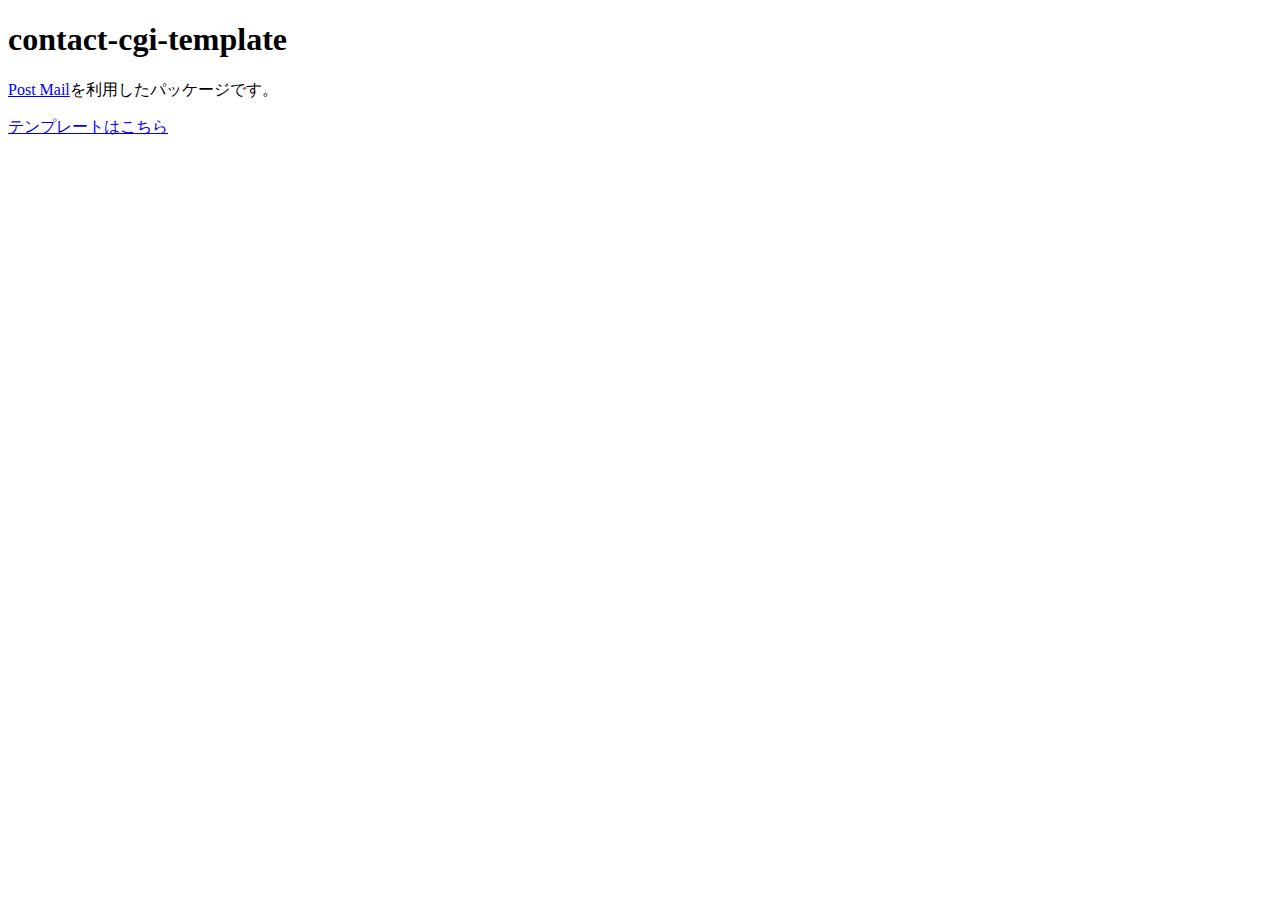
<file: index.html>
<!DOCTYPE html>
<html lang="ja">
<head>
    <meta charset="UTF-8">
    <meta name="viewport" content="width=device-width, initial-scale=1.0">
    <title>contact-cgi-template</title>
</head>
<body>
    <h1>contact-cgi-template</h1>
    <p>
        <a href="https://www.kent-web.com/mail/postmail.html">Post Mail</a>を利用したパッケージです。
    </p>
    <a href="contact/index.html">テンプレートはこちら</a>
</body>
</html>
</file>
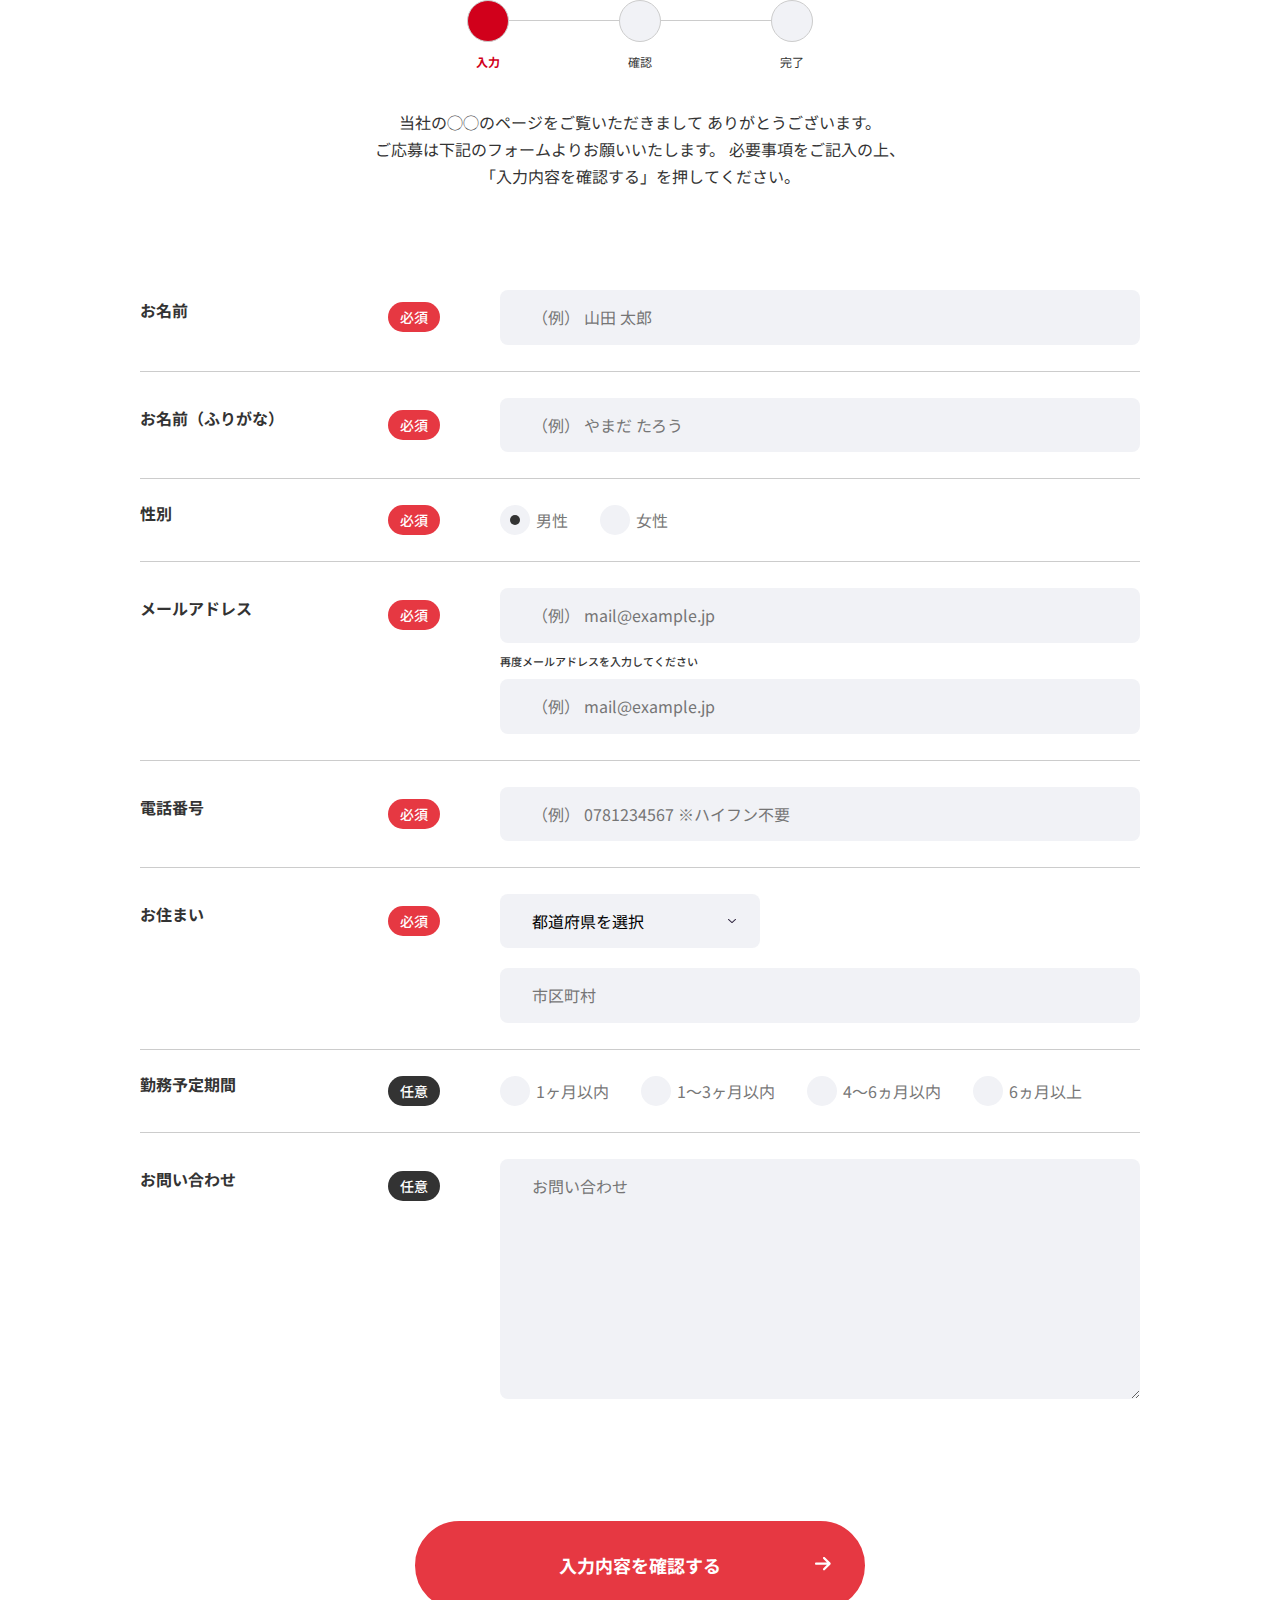
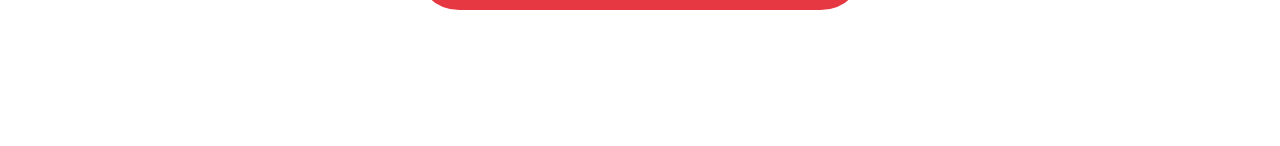
<file: contact/index.html>
<!doctype html>
<html class="no-js" lang="ja">
    <head>
        <meta charset="utf-8">
        <title>contact-cgimail-template</title>
        <meta name="description" content="">
        <meta name="viewport" content="width=device-width, initial-scale=1">
        <meta property="og:title" content="">
        <meta property="og:type" content="website">
        <meta name="twitter:card" content="summary">
        <meta name="theme-color" content="">

        <!-- ドメイン変更する箇所(絶対パスで指定) -->
        <meta property="og:url" content="">
        <meta property="og:image" content="">
        <link rel="canonical" href="">
        <!-- ここまで -->

        <link rel="stylesheet" href="../style.min.css">

        <link rel="preconnect" href="https://fonts.googleapis.com">
        <link rel="preconnect" href="https://fonts.gstatic.com" crossorigin>
        
        <link href="https://use.fontawesome.com/releases/v5.0.6/css/all.css" rel="stylesheet">
        <link href="https://fonts.googleapis.com/css2?family=Noto+Sans+JP:wght@100;200;300;400;500;600;700;800;900&display=swap" rel="stylesheet">
        <link href="https://fonts.googleapis.com/css2?family=Noto+Serif+JP:wght@200;300;400;500;600;700;900&display=swap" rel="stylesheet">
        <link href="https://fonts.googleapis.com/css2?family=Josefin+Sans:ital,wght@0,100;0,200;0,300;0,400;0,500;0,600;0,700;1,100;1,200;1,300;1,400;1,500;1,600;1,700&display=swap" rel="stylesheet">
        <link href="https://fonts.googleapis.com/css2?family=Poppins:ital,wght@0,100;0,200;0,300;0,400;0,500;0,600;0,700;0,800;0,900;1,100;1,200;1,300;1,400;1,500;1,600;1,700;1,800;1,900&display=swap" rel="stylesheet">
        <link href="https://fonts.googleapis.com/css2?family=EB+Garamond:ital,wght@0,400;0,500;0,600;0,700;0,800;1,400;1,500;1,600;1,700;1,800&display=swap" rel="stylesheet">
    </head>

	<body>
        <div class="container">
            <main class="contact">
                <section class="intro">
                    <ul>
                        <li class="active"><div class="icon"></div><div class="text">入力<div></li>
                        <li class="border"></li>
                        <li class=""><div class="icon"></div><div class="text">確認<div></li>
                        <li class="border"></li>
                        <li class=""><div class="icon"></div><div class="text">完了<div></li>
                    </ul>

                    <p>
                        当社の◯◯のページをご覧いただきまして<br class="sp" />
                        ありがとうございます。<br />
                        ご応募は下記のフォームよりお願いいたします。<br class="sp" />
                        必要事項をご記入の上、<br />
                        「入力内容を確認する」を押してください。
                    </p>
                </section>

                <section class="form">
                    <form action="./postmail.cgi" method="post">
                        <input type="hidden" name="need" value="fullname furigananame gender email tel prefectures municipalities">
                        <input type="hidden" name="sort" value="fullname furigananame gender email tel prefectures municipalities workingperiod inquiry">

                        <div class="formSet">
                            <div class="label">お名前<span>必須</span></div>
                            <div class="inputWrap">
                                <input class="input" type="text" name="fullname" placeholder="（例） 山田 太郎" />
                            </div>
                        </div>

                        <div class="formSet">
                            <div class="label">お名前（ふりがな）<span>必須</span></div>
                            <div class="inputWrap">
                                <input class="input" type="text" name="furigananame" placeholder="（例） やまだ たろう" />
                            </div>
                        </div>
                        
                        <div class="formSet">
                            <div class="label no-relative">性別<span>必須</span></div>
                            <div class="inputWrap">
                                <div class="radioItemWrap">
                                    <div class="radioItem">
                                        <input type="radio" name="gender" value="男性" id="man" checked />
                                        <label for="man">男性</label>
                                    </div>
                                    <div class="radioItem">
                                        <input type="radio" name="gender" value="女性" id="female"/>
                                        <label for="female">女性</label>
                                    </div>
                                </div>
                            </div>
                        </div>

                        <div class="formSet">
                            <div class="label">メールアドレス<span>必須</span></div>
                            <div class="inputWrap">
                                <input class="input" type="text" name="email" id="email" placeholder="（例） mail@example.jp" />
                                <h4>再度メールアドレスを入力してください</h4>
                                <input class="input" type="text" name="emailConf" placeholder="（例） mail@example.jp" />
                            </div>
                        </div>

                        <div class="formSet">
                            <div class="label">電話番号<span>必須</span></div>
                            <div class="inputWrap">
                                <input class="input" type="text" name="tel" placeholder="（例） 0781234567 ※ハイフン不要" />
                            </div>
                        </div>

                        <div class="formSet">
                            <div class="label">お住まい<span>必須</span></div>
                            <div class="inputWrap">
                                <select name="prefectures" id="prefectures">
                                    <option value="" selected>都道府県を選択</option>
                                </select>
                                <input class="input" type="text" name="municipalities" placeholder="市区町村" />
                            </div>
                        </div>

                        <div class="formSet">
                            <div class="label no-relative">勤務予定期間<span class="any">任意</span></div>
                            <div class="inputWrap">
                                <div class="radioItemWrap">
                                    <div class="radioItem">
                                        <input type="checkbox" name="workingperiod" value="1ヶ月以内" id="onemonth"/>
                                        <label for="onemonth">1ヶ月以内</label>
                                    </div>
                                    <div class="radioItem">
                                        <input type="checkbox" name="workingperiod" value="1～3ヶ月以内" id="onemonth_threemonth"/>
                                        <label for="onemonth_threemonth">1～3ヶ月以内</label>
                                    </div>
                                    <div class="radioItem">
                                        <input type="checkbox" name="workingperiod" value="4～6ヵ月以内" id="fourmonth_sixmonth"/>
                                        <label for="fourmonth_sixmonth">4～6ヵ月以内</label>
                                    </div>
                                    <div class="radioItem">
                                        <input type="checkbox" name="workingperiod" value="6ヵ月以上" id="sixmonth"/>
                                        <label for="sixmonth">6ヵ月以上</label>
                                    </div>
                                </div>
                            </div>
                        </div>
                        
                        <div class="formSet lastFormSet">
                            <div class="label">お問い合わせ<span class="any">任意</span></div>
                            <div class="inputWrap">
                                <textarea class="textarea" name="inquiry" placeholder="お問い合わせ"></textarea>
                            </div>
                        </div>
                        
                        <button type="submit">
                            入力内容を確認する
                            <span><svg xmlns="http://www.w3.org/2000/svg" height="1em" viewBox="0 0 448 512"><path d="M438.6 278.6c12.5-12.5 12.5-32.8 0-45.3l-160-160c-12.5-12.5-32.8-12.5-45.3 0s-12.5 32.8 0 45.3L338.8 224 32 224c-17.7 0-32 14.3-32 32s14.3 32 32 32l306.7 0L233.4 393.4c-12.5 12.5-12.5 32.8 0 45.3s32.8 12.5 45.3 0l160-160z"/></svg></span>
                        </button>
                    </form>
            </main>
        </div>

        <script type="text/javascript" src="../js/jquery-3.4.1.min.js"></script>
        <script type="text/javascript" src="../js/jquery.validate.min.js"></script>
        <script src="../js/main.js"></script>
    </body>
</html>
</file>
<file: style.min.css>
/*! normalize.css v8.0.1 | MIT License | github.com/necolas/normalize.css */html{line-height:1.15;-webkit-text-size-adjust:100%}body{margin:0}main{display:block}h1{font-size:2em;margin:.67em 0}hr{box-sizing:content-box;height:0;overflow:visible}pre{font-family:monospace,monospace;font-size:1em}a{background-color:rgba(0,0,0,0)}abbr[title]{border-bottom:none;text-decoration:underline;text-decoration:underline dotted}b,strong{font-weight:bolder}code,kbd,samp{font-family:monospace,monospace;font-size:1em}small{font-size:80%}sub,sup{font-size:75%;line-height:0;position:relative;vertical-align:baseline}sub{bottom:-0.25em}sup{top:-0.5em}img{border-style:none}button,input,optgroup,select,textarea{font-family:inherit;font-size:100%;line-height:1.15;margin:0}button,input{overflow:visible}button,select{text-transform:none}button,[type=button],[type=reset],[type=submit]{appearance:button}button::-moz-focus-inner,[type=button]::-moz-focus-inner,[type=reset]::-moz-focus-inner,[type=submit]::-moz-focus-inner{border-style:none;padding:0}button:-moz-focusring,[type=button]:-moz-focusring,[type=reset]:-moz-focusring,[type=submit]:-moz-focusring{outline:1px dotted ButtonText}fieldset{padding:.35em .75em .625em}legend{box-sizing:border-box;color:inherit;display:table;max-width:100%;padding:0;white-space:normal}progress{vertical-align:baseline}textarea{overflow:auto}[type=checkbox],[type=radio]{box-sizing:border-box;padding:0}[type=number]::-webkit-inner-spin-button,[type=number]::-webkit-outer-spin-button{height:auto}[type=search]{appearance:textfield;outline-offset:-2px}[type=search]::-webkit-search-decoration{-webkit-appearance:none}::-webkit-file-upload-button{-webkit-appearance:button;font:inherit}details{display:block}summary{display:list-item}template{display:none}[hidden]{display:none}*{margin:0;padding:0;box-sizing:border-box}body{font-family:"Noto Sans JP",sans-serif;overflow-x:hidden;color:#333;background:#fff}a{text-decoration:none;color:#333;transition:.5s}ul li{list-style:none}img{vertical-align:bottom}.pc{display:block}.sp{display:none}@media screen and (max-width: 767px){.pc{display:none}.sp{display:block}}.contact .intro{width:calc(100% - 40px);margin:0 auto 100px}@media screen and (max-width: 767px){.contact .intro{margin:0 auto 80px}}.contact .intro ul{display:flex;justify-content:center;margin:0 0 40px 0}.contact .intro ul li .icon{font-family:"Poppins",sans-serif;color:#bfbfbf;margin:0 0 13px 0;padding:20px;border:1px solid #ccc;border-radius:50%;background:#f1f2f6}@media screen and (max-width: 767px){.contact .intro ul li .icon{padding:16px}}.contact .intro ul li .text{text-align:center;font-size:12px}.contact .intro ul li.border{width:110px;bottom:48px;border-bottom:1px solid #ccc;position:relative}@media screen and (max-width: 767px){.contact .intro ul li.border{width:80px;bottom:44px}}.contact .intro ul li.active .icon{color:#fff;background:#d1001b}.contact .intro ul li.active .text{font-weight:bold;color:#d1001b}.contact .intro h2{text-align:center;font-size:20px;margin:0 0 20px 0}.contact .intro p{text-align:center;font-size:16px;line-height:1.7}@media screen and (max-width: 767px){.contact .intro p{font-size:12px}}.contact .form{width:calc(100% - 80px);max-width:1000px;margin:0 auto 136px}@media screen and (max-width: 767px){.contact .form{width:calc(100% - 40px);margin:0 auto 120px}}.contact .form form .formSet{display:flex;justify-content:space-between;margin:0 0 26px 0;padding:0 0 26px 0;border-bottom:1px solid #ccc}@media screen and (max-width: 767px){.contact .form form .formSet{flex-direction:column;margin:0 0 20px 0;padding:0 0 20px 0}}.contact .form form .formSet input,.contact .form form .formSet textarea,.contact .form form .formSet select{appearance:none}.contact .form form .formSet select::-ms-expand{display:none}.contact .form form .formSet .label{display:flex;justify-content:space-between;align-items:flex-start;font-size:16px;font-weight:bold;line-height:1;width:30%;margin:0;position:relative;top:12px}@media screen and (max-width: 767px){.contact .form form .formSet .label{justify-content:flex-start;font-size:14px;width:100%;margin:0 0 10px 0;top:0}}.contact .form form .formSet .label span{text-align:center;font-size:14px;margin:0;padding:8px 12px;font-weight:500;color:#fff;border-radius:30px;background:#e63842}@media screen and (max-width: 767px){.contact .form form .formSet .label span{font-size:12px;margin:0 0 0 20px;padding:4px 6px}}.contact .form form .formSet .label .any{background:#333}.contact .form form .formSet .no-relative{top:0}.contact .form form .formSet .inputWrap{width:64%}@media screen and (max-width: 767px){.contact .form form .formSet .inputWrap{width:100%}}.contact .form form .formSet .inputWrap .input,.contact .form form .formSet .inputWrap .textarea,.contact .form form .formSet .inputWrap select{font-size:16px;line-height:1.4;width:100%;padding:16px 32px;border:none;outline:none;border-radius:8px;background:#f1f2f6}@media screen and (max-width: 767px){.contact .form form .formSet .inputWrap .input,.contact .form form .formSet .inputWrap .textarea,.contact .form form .formSet .inputWrap select{font-size:12px;padding:16px}}.contact .form form .formSet .inputWrap .textarea{height:240px;resize:vertical}.contact .form form .formSet .inputWrap .error{display:block;font-size:12px;font-weight:400;color:#e63842;margin:20px 0 0 0}@media screen and (max-width: 767px){.contact .form form .formSet .inputWrap .error{margin:10px 0 0 0}}.contact .form form .formSet .inputWrap .radioItemWrap{display:flex;flex-wrap:wrap;position:relative;top:6px}@media screen and (max-width: 767px){.contact .form form .formSet .inputWrap .radioItemWrap{flex-direction:column}}.contact .form form .formSet .inputWrap .radioItemWrap .radioItem{margin:0 32px 0 0}@media screen and (max-width: 767px){.contact .form form .formSet .inputWrap .radioItemWrap .radioItem{margin:0 0 10px 0}}.contact .form form .formSet .inputWrap .radioItemWrap .radioItem label{font-size:16px;color:#777;cursor:pointer;padding:0 0 0 32px;position:relative}@media screen and (max-width: 767px){.contact .form form .formSet .inputWrap .radioItemWrap .radioItem label{font-size:12px;padding:0 0 0 20px}}.contact .form form .formSet .inputWrap .radioItemWrap .radioItem label::before,.contact .form form .formSet .inputWrap .radioItemWrap .radioItem label::after{content:"";display:block;border-radius:50%;position:absolute;transform:translateY(-50%);top:50%}.contact .form form .formSet .inputWrap .radioItemWrap .radioItem label::before{width:30px;height:30px;background:#f1f2f6}@media screen and (max-width: 767px){.contact .form form .formSet .inputWrap .radioItemWrap .radioItem label::before{width:20px;height:20px}}.contact .form form .formSet .inputWrap .radioItemWrap .radioItem label::after{width:10px;height:10px;background:#333;opacity:0;left:6px}@media screen and (max-width: 767px){.contact .form form .formSet .inputWrap .radioItemWrap .radioItem label::after{width:6px;height:6px;left:3px}}.contact .form form .formSet .inputWrap .radioItemWrap .radioItem input:checked+label::after{opacity:1}.contact .form form .formSet .inputWrap select{appearance:none;-moz-appearance:none;-webkit-appearance:none;width:260px;margin:0 0 20px 0;border:none;position:relative;background:#f1f2f6 url(./img/contact/select-arrow.svg) no-repeat right 24px center/8px auto}@media screen and (max-width: 767px){.contact .form form .formSet .inputWrap select{margin:0 0 10px 0}}.contact .form form .formSet .inputWrap h4{font-size:11px;font-weight:500;margin:12px 0}.contact .form form .lastFormSet{margin:0 0 120px 0;padding:0;border-bottom:none}@media screen and (max-width: 767px){.contact .form form .lastFormSet{margin:0 0 80px 0}}.contact .form form button{display:block;font-size:18px;font-weight:bold;width:450px;color:#fff;margin:0 auto 30px;padding:32px;border:2px solid #e63842;border-radius:60px;background:#e63842;transition:.5s;position:relative}@media screen and (max-width: 767px){.contact .form form button{width:100%;margin:0 0 20px 0;padding:24px}}.contact .form form button span{position:absolute;top:50%;right:32px;transform:translateY(-50%)}.contact .form form button span svg{fill:#fff}@media screen and (max-width: 767px){.contact .form form button span{right:24px}}.contact .form form button:hover{color:#e63842;background:#fff}.contact .confirm{width:calc(100% - 40px);max-width:1000px;margin:0 auto 120px}.contact .confirm dl{display:flex;margin:0 0 26px 0;padding:0 40px 26px;border-bottom:1px solid #ccc}@media screen and (max-width: 767px){.contact .confirm dl{flex-direction:column;margin:0 0 20px 0;padding:0 0 20px 0}}.contact .confirm dl dt{font-size:16px;font-weight:bold;width:240px;margin:0;position:relative;top:6px}@media screen and (max-width: 767px){.contact .confirm dl dt{font-size:14px;margin:0 0 10px 0}}.contact .confirm dl dd{font-size:16px;width:100%;line-height:1.7}@media screen and (max-width: 767px){.contact .confirm dl dd{font-size:14px}}.contact .confirm form{width:calc(100% - 40px);max-width:640px;margin:120px auto}.contact .confirm form .prevBtn{display:block;margin:0 auto;padding:0 16px 8px;border:none;border-bottom:1px dashed #333;background:none}.contact .thanks .backTop{text-align:center;display:block;width:160px;margin:0 auto;padding:0 8px 8px;border-bottom:1px dashed #333}
</file>
